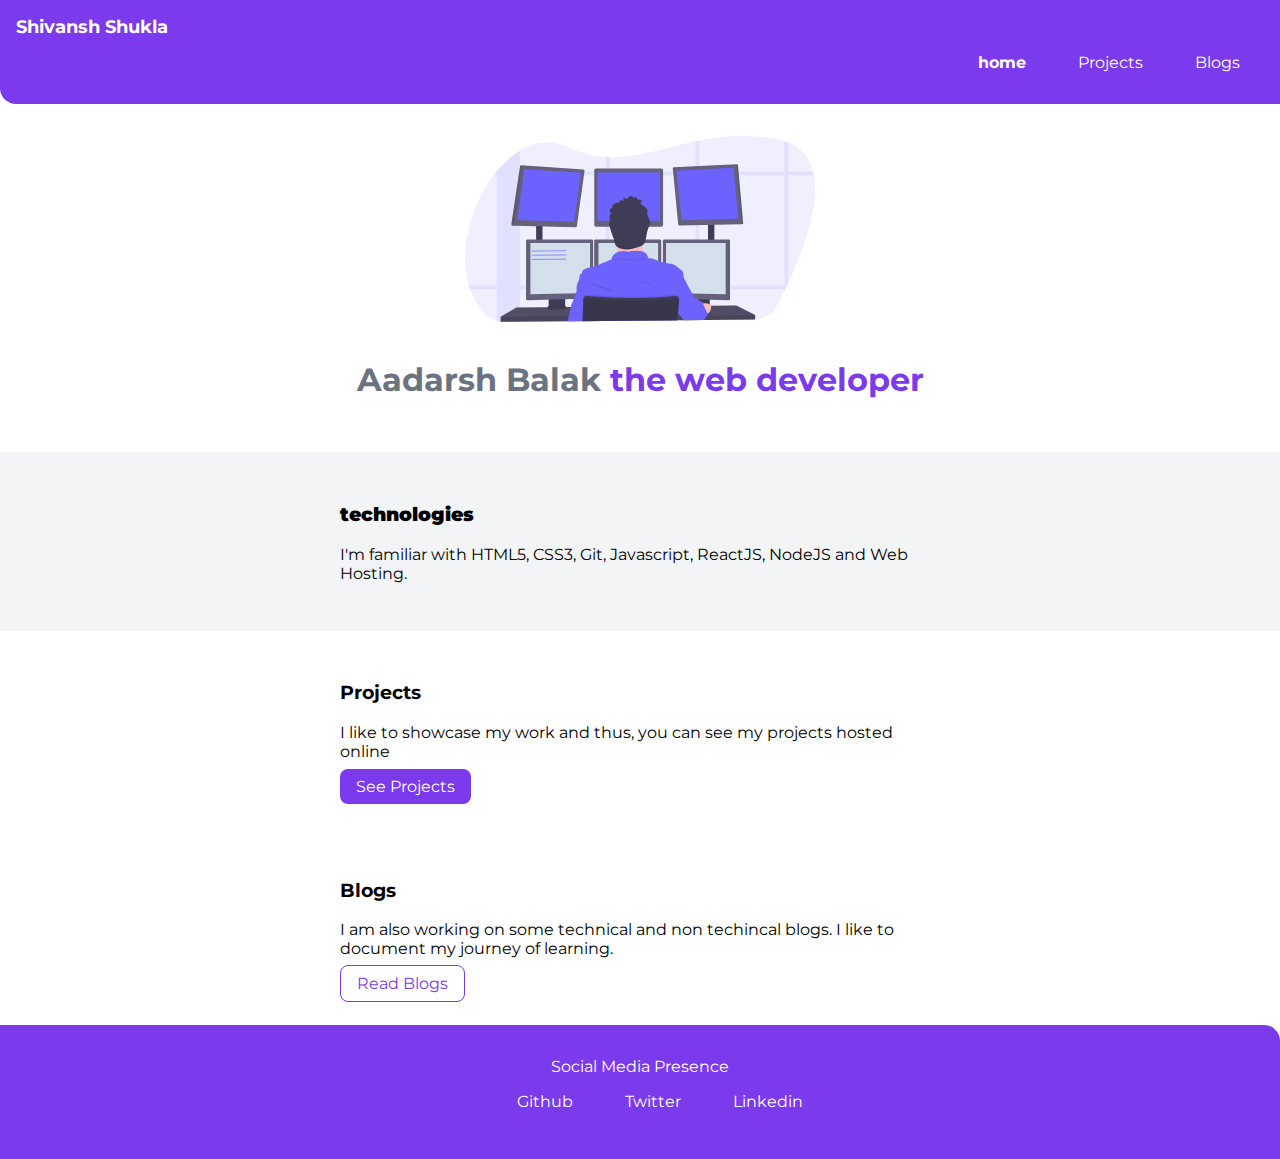
<file: index.html>
<!DOCTYPE html>
<html lang="en">
  <head>
    <meta charset="UTF-8" />
    <meta http-equiv="X-UA-Compatible" content="IE=edge" />
    <meta name="viewport" content="width=device-width, initial-scale=1.0" />
    <title>Home | Shivansh Shukla</title>
    <link href="styles.css" rel="stylesheet" />
  </head>
  <body>
    <nav class="navigation container">
      <div class="nav-brand">Shivansh Shukla</div>
      <ul class="list-non-bullet nav-pills">
        <li class="list-item-inline">
          <a class="link link-active" href="/">home</a>
        </li>
        <li class="list-item-inline">
          <a class="link" href="projects.html">Projects</a>
        </li>
        <li class="list-item-inline">
          <a class="link" href="blogs.html">Blogs</a>
        </li>
      </ul>
    </nav>

    <header class="hero">
      <img class="hero-img" src="undraw_programming_2svr.svg" alt="image" />
      <h1 class="hero-heading">
        Aadarsh Balak
        <span class="heading-inverted"> the web developer </span>
      </h1>
    </header>

    <section class="section ow">
      <div class="container container-center">
        <h3><strong>technologies</strong></h3>
        <p>
          I'm familiar with HTML5, CSS3, Git, Javascript, ReactJS, NodeJS and
          Web Hosting.
        </p>
      </div>
    </section>

    <section class="section">
      <div class="container container-center">
        <h3>Projects</h3>
        <p>
          I like to showcase my work and thus, you can see my projects hosted
          online
        </p>
        <a class="link link-primary" href="/">See Projects </a>
      </div>
    </section>

    <section class="section">
      <div class="container container-center">
        <h3>Blogs</h3>
        <p>
          I am also working on some technical and non techincal blogs. I like to
          document my journey of learning.
        </p>
        <a class="link link-secondary" href="/">Read Blogs </a>
      </div>
    </section>

    <footer class="footer">
      <div class="footer-header">Social Media Presence</div>
      <ul class="social-links list-non-bullet">
        <li class="list-item-inline">
          <a
            class="link"
            href="https://github.com/theprogrammerinyou"
            target="_blank"
          >
            Github
          </a>
        </li>
        <li class="list-item-inline">
          <a
            class="link"
            href="https://twitter.com/shiv_anshukla"
            target="_blank"
          >
            Twitter
          </a>
        </li>
        <li class="list-item-inline">
          <a
            class="link"
            href="https://www.linkedin.com/in/shivansh-shukla-472710134/"
            target="_blank"
            >Linkedin</a
          >
        </li>
      </ul>
    </footer>
  </body>
</html>
</file>
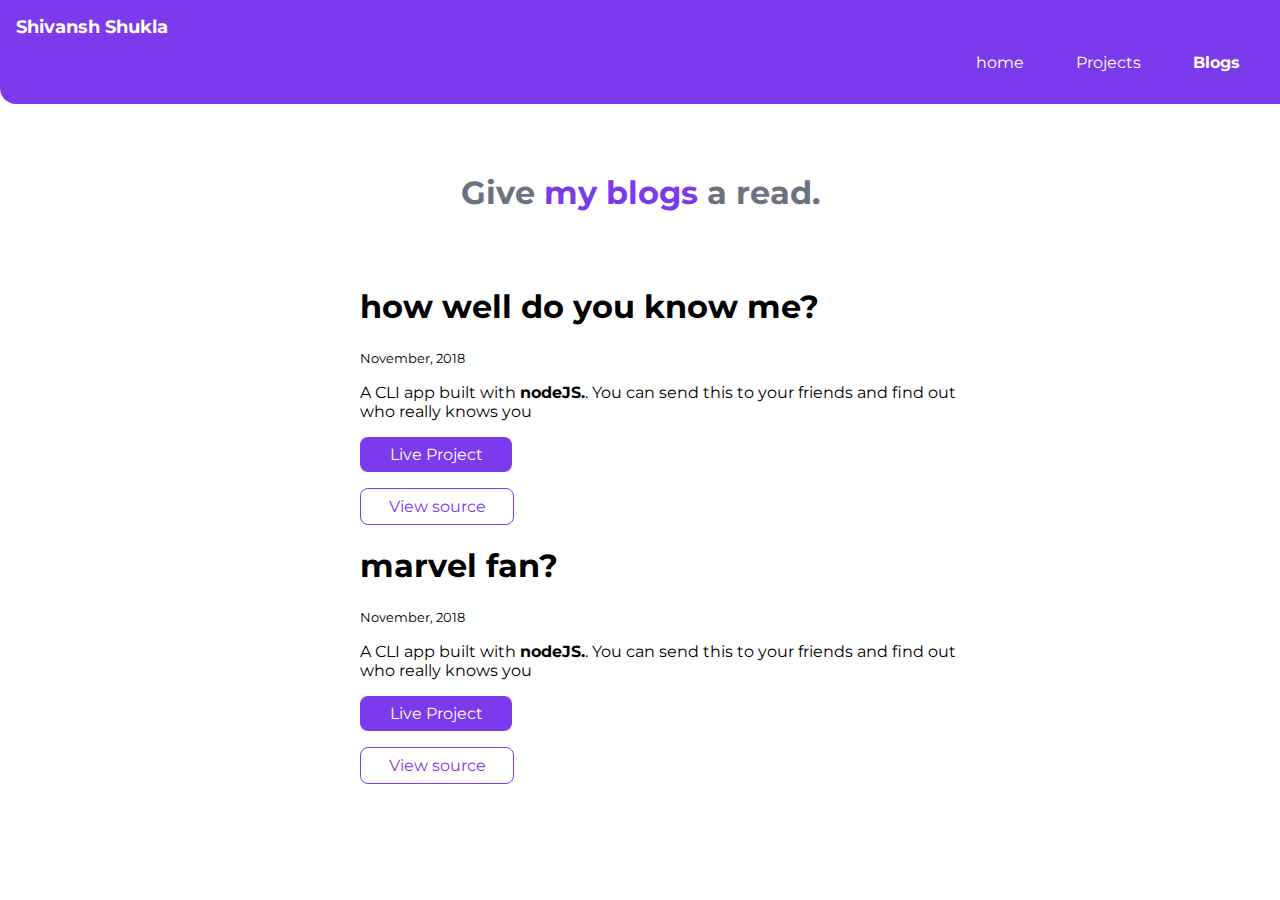
<file: blogs.html>
<!DOCTYPE html>
<html lang="en">
  <head>
    <meta charset="UTF-8" />
    <meta http-equiv="X-UA-Compatible" content="IE=edge" />
    <meta name="viewport" content="width=device-width, initial-scale=1.0" />
    <link href="styles.css" rel="stylesheet" />
    <title>Blogs | Shivansh Shukla</title>
  </head>
  <body>
    <nav class="navigation container">
      <div class="nav-brand">Shivansh Shukla</div>
      <ul class="list-non-bullet nav-pills">
        <li class="list-item-inline">
          <a class="link" href="/">home</a>
        </li>
        <li class="list-item-inline">
          <a class="link" href="projects.html">Projects</a>
        </li>
        <li class="list-item-inline">
          <a class="link link-active" href="blogs.html">Blogs</a>
        </li>
      </ul>
    </nav>

    <header class="hero">
      <h1 class="hero-heading">
        Give
        <span class="heading-inverted"> my blogs </span>
        a read.
      </h1>
    </header>

    <ul class="list-non-bullet">
      <li>
        <div class="container container-center">
          <h1>how well do you know me?</h1>
          <small> November, 2018 </small>
          <p>
            A CLI app built with <strong> nodeJS.</strong>. You can send this to
            your friends and find out who really knows you
          </p>
          <a class="link link-primary link-nextLine" href=""> Live Project </a>
          <a
            class="link link-secondary link-nextLine"
            href="https://github.com/theprogrammerinyou"
          >
            View source
          </a>
        </div>
      </li>
      <li>
        <div class="container container-center">
          <h1>marvel fan?</h1>
          <small> November, 2018 </small>
          <p>
            A CLI app built with <strong> nodeJS.</strong>. You can send this to
            your friends and find out who really knows you
          </p>
          <a class="link link-primary link-nextLine" href=""> Live Project </a>
          <a
            class="link link-secondary link-nextLine"
            href="https://github.com/theprogrammerinyou"
          >
            View source
          </a>
        </div>
      </li>
    </ul>
  </body>
</html>
</file>
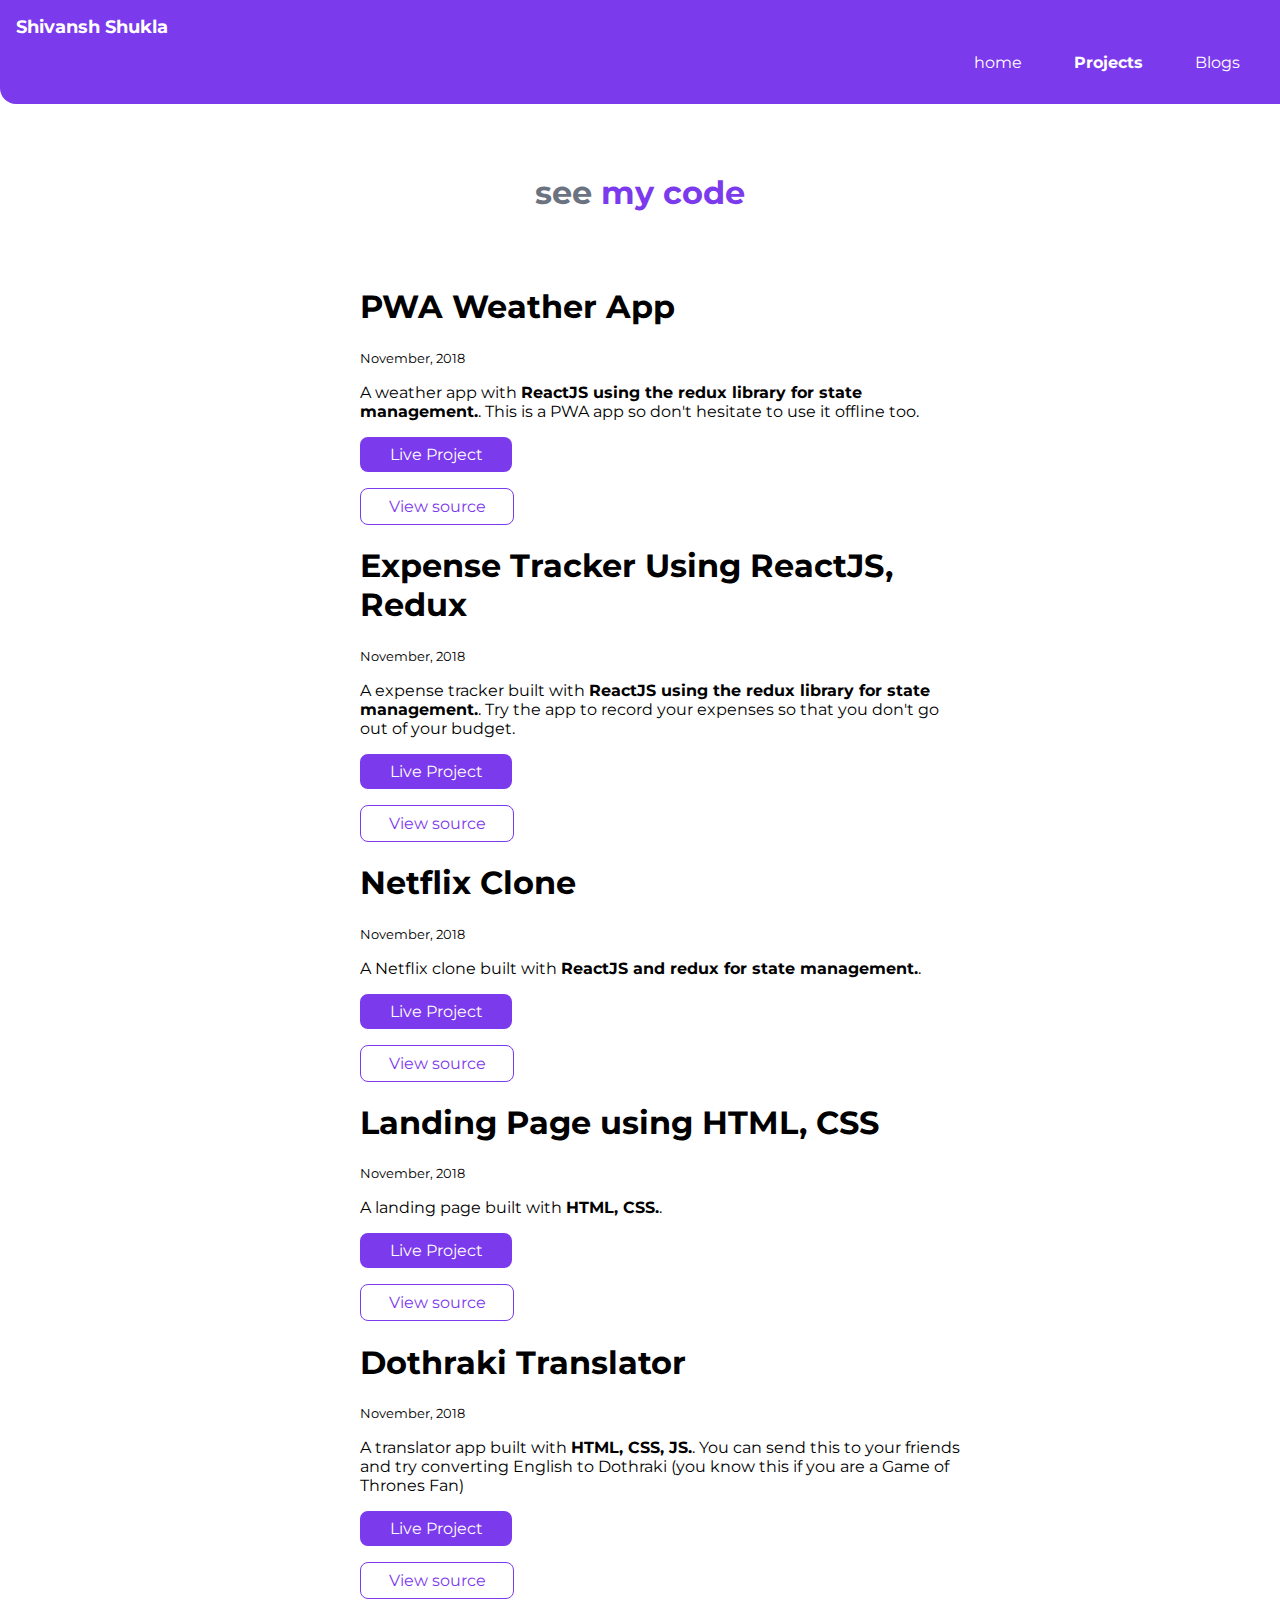
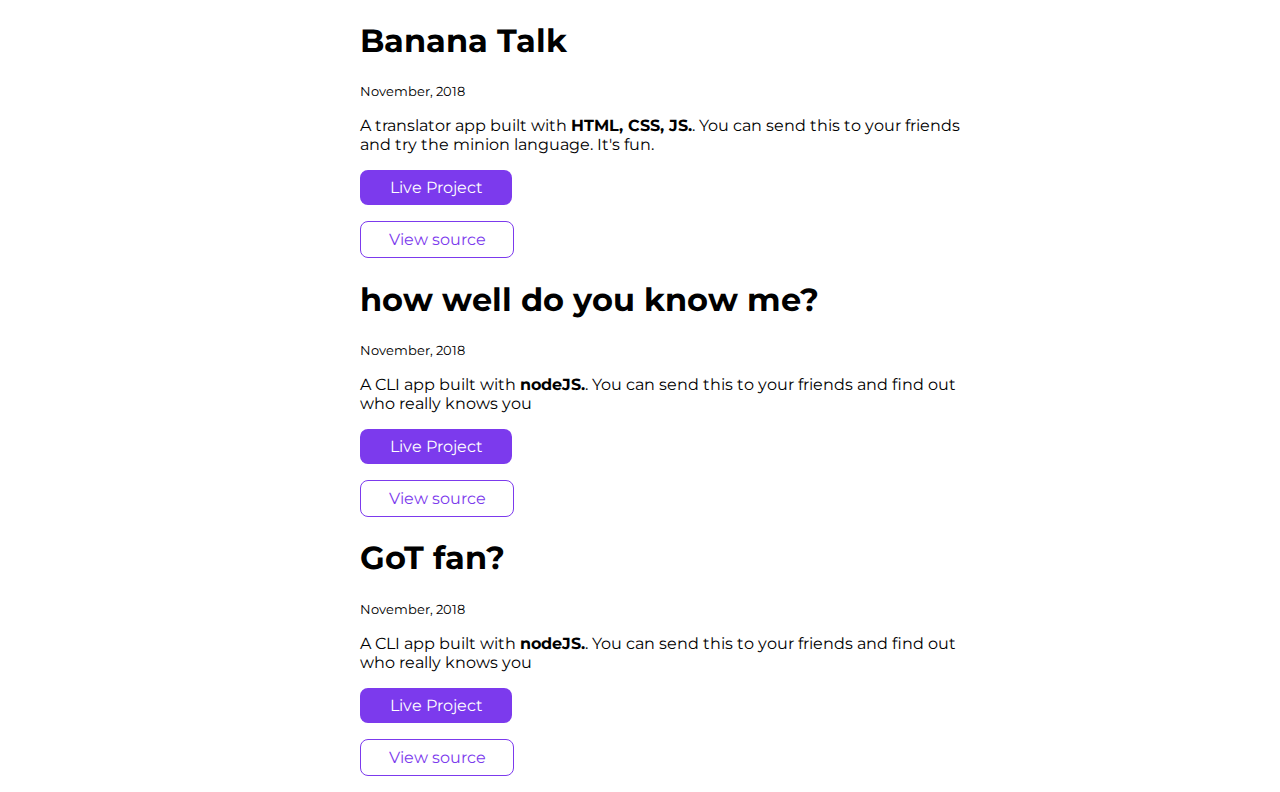
<file: projects.html>
<!DOCTYPE html>
<html lang="en">

<head>
  <meta charset="UTF-8" />
  <meta http-equiv="X-UA-Compatible" content="IE=edge" />
  <meta name="viewport" content="width=device-width, initial-scale=1.0" />
  <link href="styles.css" rel="stylesheet" />
  <title>Projects | Shivansh Shukla</title>
</head>

<body>
  <nav class="navigation container">
    <div class="nav-brand">Shivansh Shukla</div>
    <ul class="list-non-bullet nav-pills">
      <li class="list-item-inline">
        <a class="link" href="/">home</a>
      </li>
      <li class="list-item-inline">
        <a class="link link-active" href="projects.html">Projects</a>
      </li>
      <li class="list-item-inline">
        <a class="link" href="blogs.html">Blogs</a>
      </li>
    </ul>
  </nav>

  <header class="hero">
    <h1 class="hero-heading">
      see
      <span class="heading-inverted"> my code </span>
    </h1>
  </header>

  <ul class="list-non-bullet">
    <li>
      <div class="container container-center">
        <h1> PWA Weather App </h1>
        <small> November, 2018 </small>
        <p>
          A weather app with <strong> ReactJS using the redux library for state management.</strong>. This is a PWA app
          so don't hesitate to use it offline too.
        </p>
        <a class="link link-primary link-nextLine" href="https://pwareact-weather-app.netlify.app/" target="_blank">
          Live Project </a>
        <a class="link link-secondary link-nextLine" href="https://github.com/theprogrammerinyou/PWA_Weather_App"
          target="_blank">
          View source
        </a>
      </div>
    </li>
    <li>
      <div class="container container-center">
        <h1> Expense Tracker Using ReactJS, Redux </h1>
        <small> November, 2018 </small>
        <p>
          A expense tracker built with <strong> ReactJS using the redux library for state management.</strong>. Try the
          app to record your expenses so that you don't go out of your budget.
        </p>
        <a class="link link-primary link-nextLine" href="https://reactexpense-tracker.netlify.app/" target="_blank">
          Live Project </a>
        <a class="link link-secondary link-nextLine"
          href="https://github.com/theprogrammerinyou/Expense_Tracker_Speechly" target="_blank">
          View source
        </a>
      </div>
    </li>
    <li>
      <div class="container container-center">
        <h1> Netflix Clone </h1>
        <small> November, 2018 </small>
        <p>
          A Netflix clone built with <strong> ReactJS and redux for state management.</strong>.
        </p>
        <a class="link link-primary link-nextLine" href="https://netflix-clone-e1a47.web.app/" target="_blank"> Live
          Project </a>
        <a class="link link-secondary link-nextLine"
          href="https://github.com/theprogrammerinyou/Landing-Page-in-HTML-CSS" target="_blank">
          View source
        </a>
      </div>
    </li>
    <li>
      <div class="container container-center">
        <h1> Landing Page using HTML, CSS </h1>
        <small> November, 2018 </small>
        <p>
          A landing page built with <strong> HTML, CSS.</strong>.
        </p>
        <a class="link link-primary link-nextLine" href=""> Live Project </a>
        <a class="link link-secondary link-nextLine"
          href="https://github.com/theprogrammerinyou/Landing-Page-in-HTML-CSS" target="_blank">
          View source
        </a>
      </div>
    </li>
    <li>
      <div class="container container-center">
        <h1>Dothraki Translator </h1>
        <small> November, 2018 </small>
        <p>
          A translator app built with <strong> HTML, CSS, JS.</strong>. You can send this to
          your friends and try converting English to Dothraki (you know this if you are a Game of Thrones Fan)
        </p>
        <a class="link link-primary link-nextLine" href=""> Live Project </a>
        <a class="link link-secondary link-nextLine" href="https://github.com/theprogrammerinyou/Dothraki-Translator"
          target="_blank">
          View source
        </a>
      </div>
    </li>
    <li>
      <div class="container container-center">
        <h1> Banana Talk </h1>
        <small> November, 2018 </small>
        <p>
          A translator app built with <strong> HTML, CSS, JS.</strong>. You can send this to
          your friends and try the minion language. It's fun.
        </p>
        <a class="link link-primary link-nextLine" href=""> Live Project </a>
        <a class="link link-secondary link-nextLine" href="https://github.com/theprogrammerinyou/Banana-Talk"
          target="_blank">
          View source
        </a>
      </div>
    </li>
    <li>
      <div class="container container-center">
        <h1>how well do you know me?</h1>
        <small> November, 2018 </small>
        <p>
          A CLI app built with <strong> nodeJS.</strong>. You can send this to
          your friends and find out who really knows you
        </p>
        <a class="link link-primary link-nextLine"
          href="https://replit.com/@theprogrammerin/myQuizjs#index.js?embed=1&output=1" target="_blank"> Live Project
        </a>
        <a class="link link-secondary link-nextLine" href="https://replit.com/@theprogrammerin/myQuizjs#index.js"
          target="_blank">
          View source
        </a>
      </div>
    </li>
    <li>
      <div class="container container-center">
        <h1>GoT fan?</h1>
        <small> November, 2018 </small>
        <p>
          A CLI app built with <strong> nodeJS.</strong>. You can send this to
          your friends and find out who really knows you
        </p>
        <a class="link link-primary link-nextLine"
          href="https://replit.com/@theprogrammerin/GoTQuizjs#index.js?embed=-1&output=1" target="_blank"> Live Project
        </a>
        <a class="link link-secondary link-nextLine" href="https://replit.com/@theprogrammerin/GoTQuizjs#index.js"
          target="_blank">
          View source
        </a>
      </div>
    </li>
  </ul>
</body>

</html>
</file>
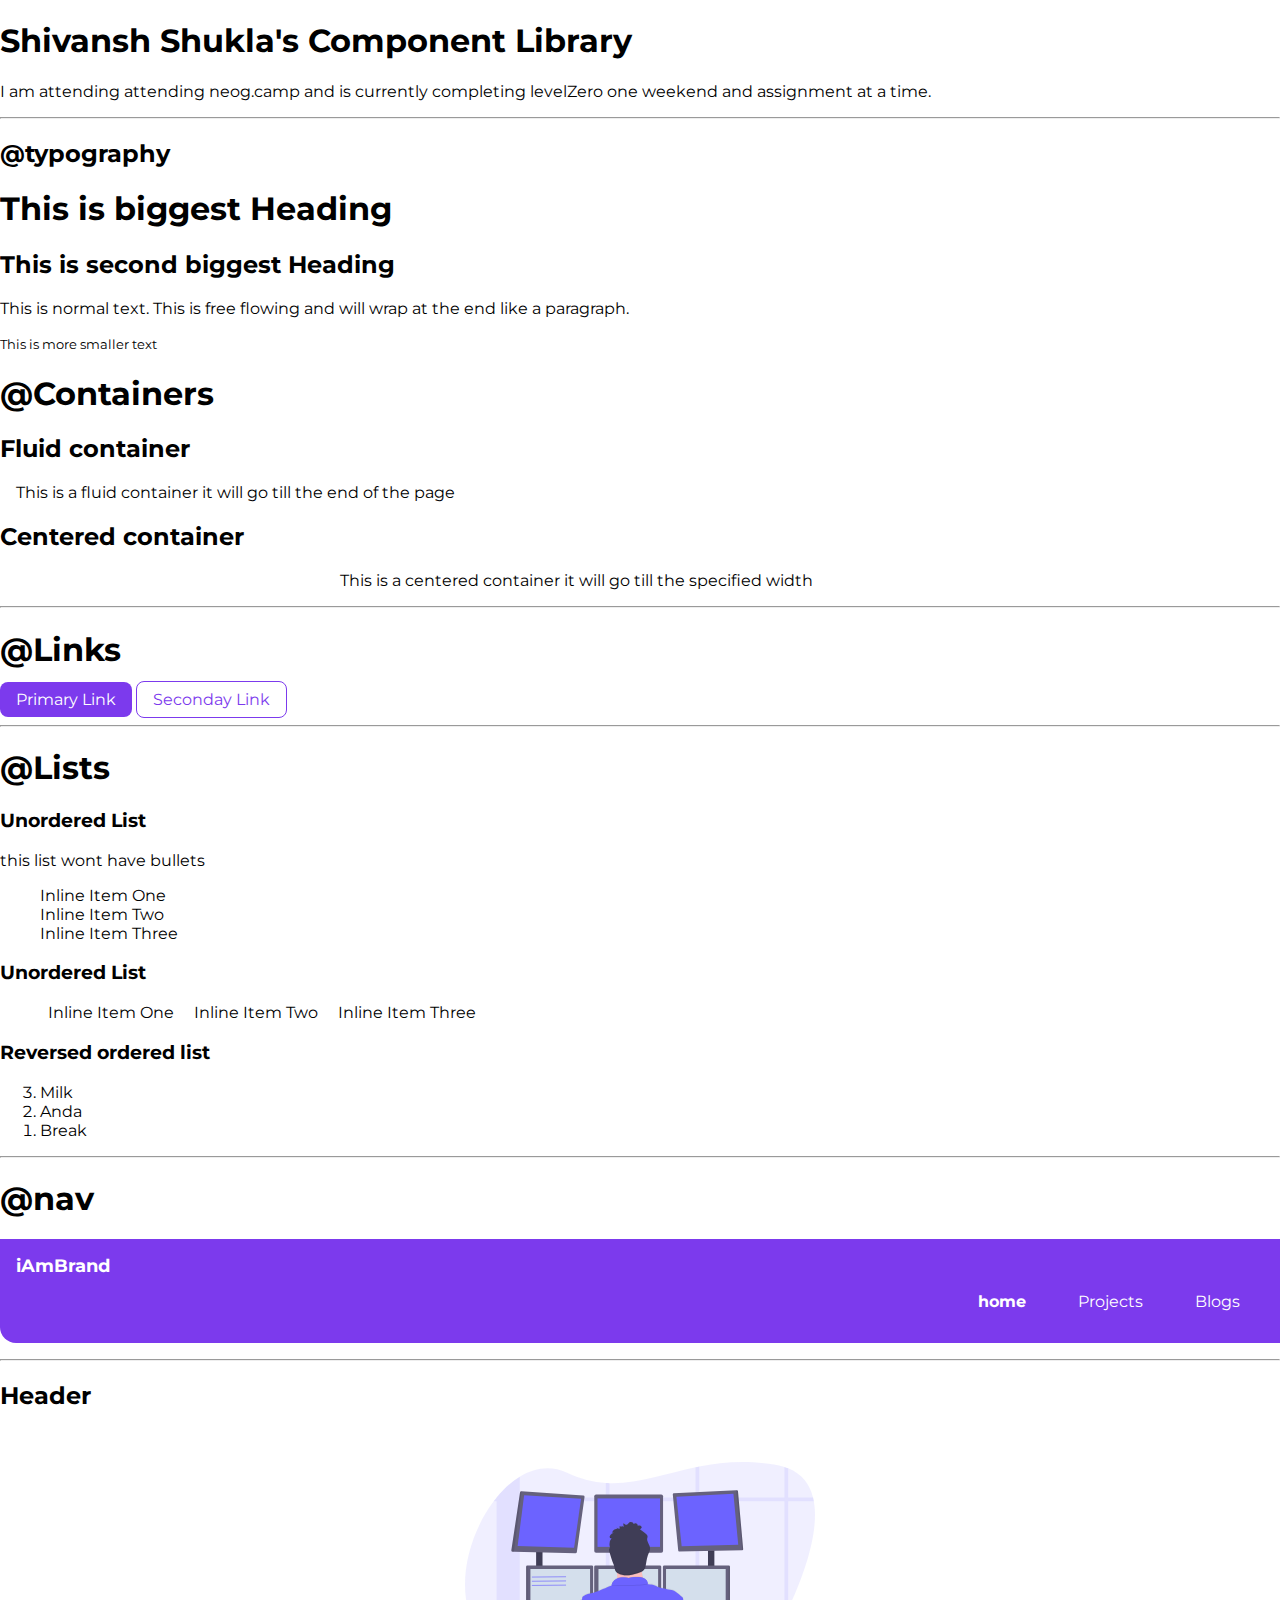
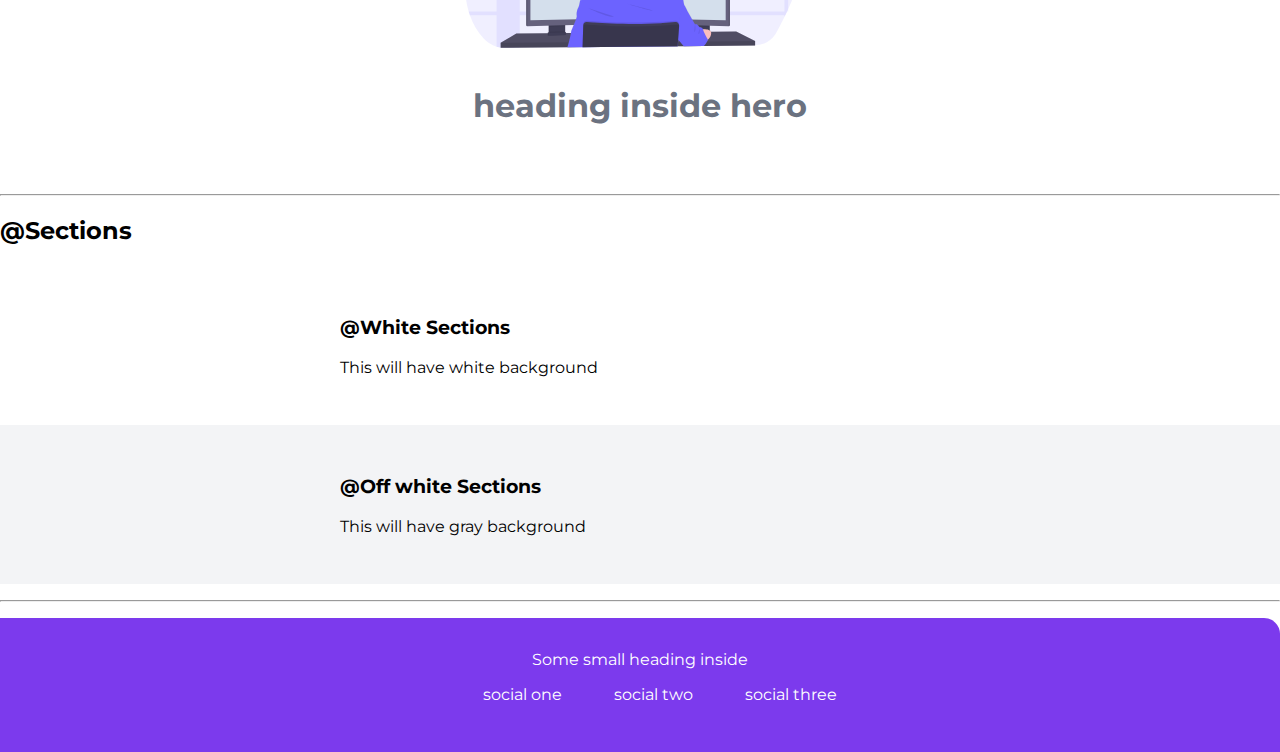
<file: lib/components.html>
<!DOCTYPE html>
<html lang="en">
  <head>
    <meta charset="UTF-8" />
    <meta name="viewport" content="width=device-width, initial-scale=1.0" />
    <title>Component Library</title>
    <link href="/styles.css" rel="stylesheet" />
  </head>

  <body>
    <h1>Shivansh Shukla's Component Library</h1>
    <p>
      I am attending attending neog.camp and is currently completing levelZero
      one weekend and assignment at a time.
    </p>
    <hr />
    <h2>@typography</h2>
    <h1>This is biggest Heading</h1>
    <h2>This is second biggest Heading</h2>
    <p>
      This is normal text. This is free flowing and will wrap at the end like a
      paragraph.
    </p>
    <small> This is more smaller text </small>

    <h1>@Containers</h1>

    <h2>Fluid container</h2>
    <div class="container">
      This is a fluid container it will go till the end of the page
    </div>

    <h2>Centered container</h2>
    <div class="container container-center">
      This is a centered container it will go till the specified width
    </div>
    <hr />
    <h1>@Links</h1>
    <a class="link link-primary" href="/"> Primary Link</a>
    <a class="link link-secondary" href="/">Seconday Link </a>
    <hr />
    <h1>@Lists</h1>
    <h3>Unordered List</h3>
    <p>this list wont have bullets</p>
    <ul class="list-non-bullet">
      <li>Inline Item One</li>
      <li>Inline Item Two</li>
      <li>Inline Item Three</li>
    </ul>
    <h3>Unordered List</h3>
    <ul class="list-non-bullet">
      <li class="list-item-inline">Inline Item One</li>
      <li class="list-item-inline">Inline Item Two</li>
      <li class="list-item-inline">Inline Item Three</li>
    </ul>
    <h3>Reversed ordered list</h3>
    <ol reversed>
      <li>Milk</li>
      <li>Anda</li>
      <li>Break</li>
    </ol>
    <hr />
    <h1>@nav</h1>
    <nav class="navigation container">
      <div class="nav-brand">iAmBrand</div>
      <ul class="list-non-bullet nav-pills">
        <li class="list-item-inline">
          <a class="link link-active" href="/">home</a>
        </li>
        <li class="list-item-inline">
          <a class="link" href="/">Projects</a>
        </li>
        <li class="list-item-inline">
          <a class="link" href="/">Blogs</a>
        </li>
      </ul>
    </nav>
    <hr />
    <h2>Header</h2>
    <header class="hero">
      <img class="hero-img" src="/undraw_programming_2svr.svg" alt="image" />
      <h1 class="hero-heading">heading inside hero</h1>
    </header>
    <hr />
    <h2>@Sections</h2>
    <section class="section">
      <div class="container container-center">
        <h3>@White Sections</h3>
        <p>This will have white background</p>
      </div>
    </section>
    <section class="section ow">
      <div class="container container-center">
        <h3>@Off white Sections</h3>
        <p>This will have gray background</p>
      </div>
    </section>
    <hr />
    <footer class="footer">
      <div class="footer-header">Some small heading inside</div>
      <ul class="social-links list-non-bullet">
        <li class="list-item-inline">
          <a class="link" href="/">social one</a>
        </li>
        <li class="list-item-inline">
          <a class="link" href="/">social two</a>
        </li>
        <li class="list-item-inline">
          <a class="link" href="/">social three</a>
        </li>
      </ul>
    </footer>
  </body>
</html>
</file>
<file: styles.css>
@import url('https://fonts.googleapis.com/css2?family=Montserrat:wght@400;700&display=swap');

:root {
  --primary-color: #7c3aed;
  --dark-gray: #6b7280;
  --off-white: #f3f4f6;
}

body {
  font-family: 'Montserrat', sans-serif;
  margin: 0px;
}

hr {
  margin: 1rem 0rem;
}

.container {
  padding: 0rem 1rem;
}

.container-center {
  max-width: 600px;
  margin: auto;
}

.link {
  text-decoration: none;
  padding: 0.5rem 1rem;
  margin-top: 1rem;
  margin-bottom: 1rem;
}

.link-primary {
  background-color: var(--primary-color);
  border-radius: 0.5rem;
  color: white;
}

.link-secondary {
  color: var(--primary-color);
  border-radius: 0.5rem;
  border: 1px solid var(--primary-color);
}

.link-nextLine{
  display: block;
  width: 20%;
  text-align: center;
  margin: 1rem 0rem;
}

.list-non-bullet {
  list-style: none;
}

.list-item-inline {
  display: inline;
  padding: 0rem 0.5rem;
}

.navigation {
  background-color: var(--primary-color);
  color: white;
  padding: 1rem;
  border-bottom-left-radius: 1rem;
}

.nav-brand {
  font-weight: bold;
  font-size: 1.1rem;
}

.navigation .nav-pills {
  text-align: right;
}

.navigation .link {
  color: white;
}

.navigation .link-active {
  font-weight: bold;
}

.hero {
  padding: 2rem;
}

.hero .hero-img {
  max-width: 350px;
  display: block;
  margin: auto;
}

.hero .hero-heading {
  padding-top: 1rem;
  text-align: center;
  color: var(--dark-gray);
}

.heading-inverted {
  color: var(--primary-color);
}

.section {
  padding: 2rem;
}
.section h1 {
  text-align: center;
}

.ow {
  background-color: var(--off-white);
}

footer {
  background-color: var(--primary-color);
  color: white;
  padding: 2rem 0rem;
  text-align: center;
  border-top-right-radius: 1rem;
}

.footer .link {
  color: white;
}
</file>
